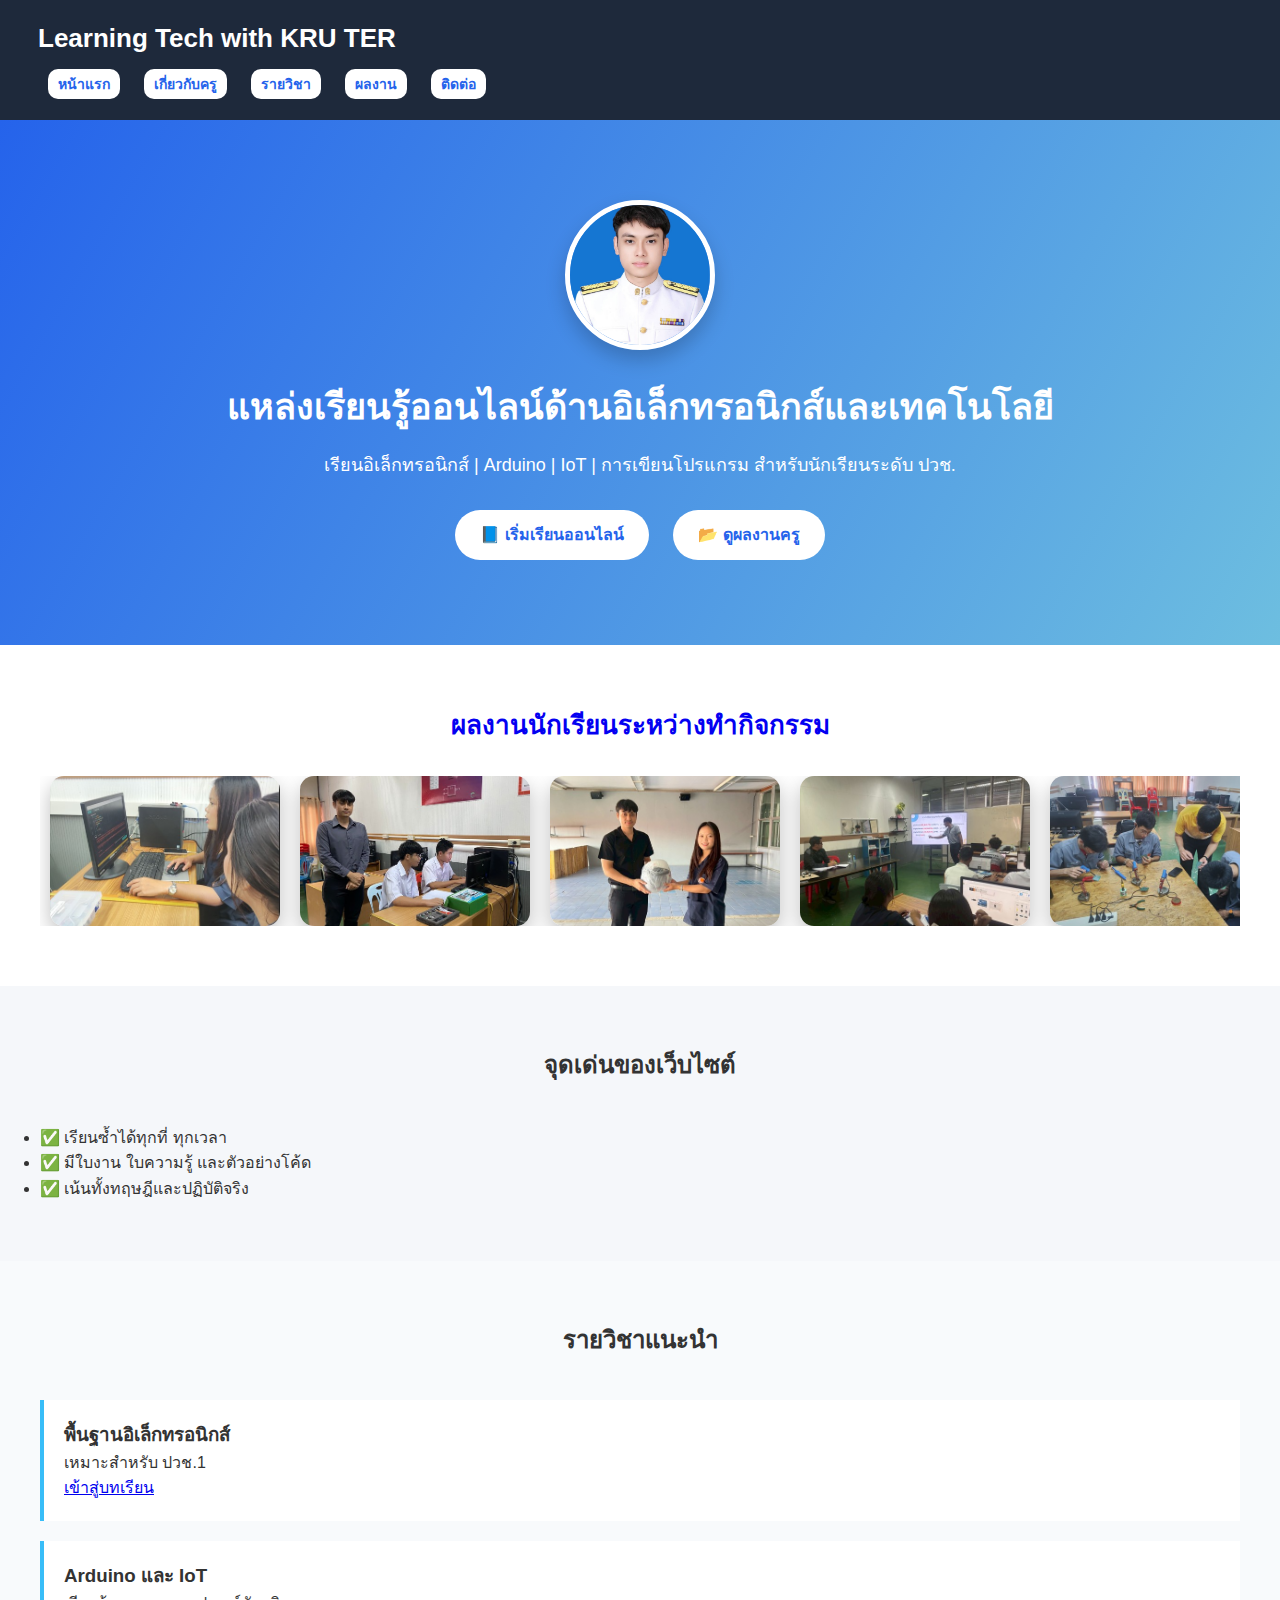
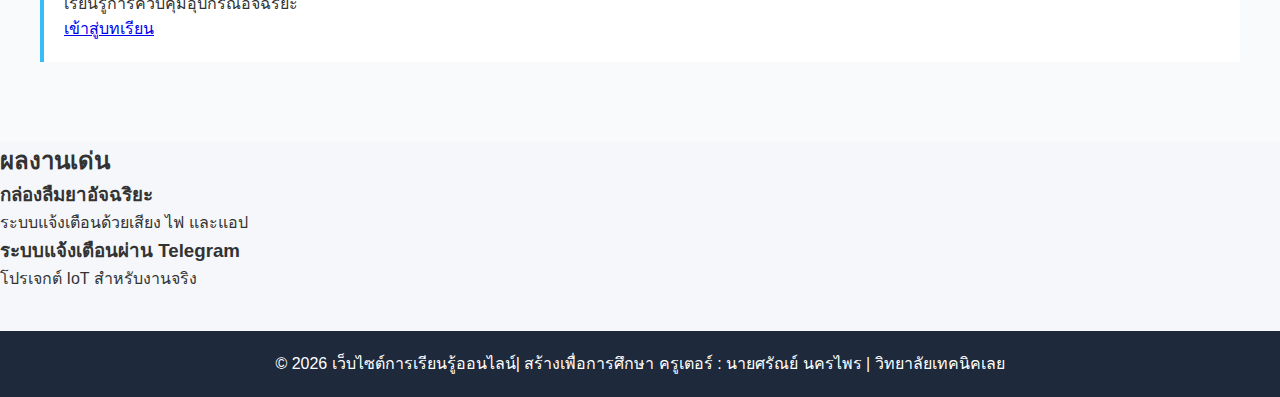
<file: index.html>
<!DOCTYPE html>
<html lang="th">
<head>
    <meta charset="UTF-8">
    <title>KruTer</title>
    <meta name="viewport" content="width=device-width, initial-scale=1.0">
    <link rel="stylesheet" href="style.css">
    <link rel="icon" href="favicon.ico" type="image/x-icon">


</head>

<body>

    <!-- ===== Header ===== -->
    <header>
        <h1>Learning Tech with KRU TER</h1>
        <nav>
            <a href="index.html">หน้าแรก</a>
            <a href="about.html">เกี่ยวกับครู</a>
            <a href="#">รายวิชา</a>
            <a href="#">ผลงาน</a>
            <a href="#">ติดต่อ</a>
        </nav>
    </header>

    <!-- ===== Hero Section ===== -->
    <section class="hero">
    <div class="hero-content">

        <img src="images/profile.jpg" alt="ครูเตอร์" class="profile-img">

        <h2>แหล่งเรียนรู้ออนไลน์ด้านอิเล็กทรอนิกส์และเทคโนโลยี</h2>
        <p>
            เรียนอิเล็กทรอนิกส์ | Arduino | IoT | การเขียนโปรแกรม  
            สำหรับนักเรียนระดับ ปวช.
        </p>

        <div class="hero-btn">
            <a href="#">📘 เริ่มเรียนออนไลน์</a>
            <a href="#">📂 ดูผลงานครู</a>
        </div>

    </div>
    </section>

    <!-- ===== Highlight Section ===== -->

    <section class="student-works">
    <h2>ผลงานนักเรียนระหว่างทำกิจกรรม</h2>

    <div class="slider">
        <div class="slide-track">
            <!-- รูปชุดที่ 1 -->
            <img src="images/work1.jpg">
            <img src="images/work2.jpg">
            <img src="images/work3.jpg">
            <img src="images/work4.jpg">
            <img src="images/work5.jpg">
            <img src="images/work6.jpg">
            <img src="images/work7.jpg">
            <img src="images/work8.jpg">
            <img src="images/work9.jpg">
            <img src="images/work10.jpg">

            <!-- ซ้ำอีกรอบ เพื่อให้เลื่อนไม่สะดุด -->
            <img src="images/work1.jpg">
            <img src="images/work2.jpg">
            <img src="images/work3.jpg">
            <img src="images/work4.jpg">
            <img src="images/work5.jpg">
            <img src="images/work6.jpg">
            <img src="images/work7.jpg">
            <img src="images/work8.jpg">
            <img src="images/work9.jpg">
            <img src="images/work10.jpg">
        </div>
    </div>
</section>
    <section>
        <h2>จุดเด่นของเว็บไซต์</h2>

        <ul>
            <li>✅ เรียนซ้ำได้ทุกที่ ทุกเวลา</li>
            <li>✅ มีใบงาน ใบความรู้ และตัวอย่างโค้ด</li>
            <li>✅ เน้นทั้งทฤษฎีและปฏิบัติจริง</li>
        </ul>
    </section>

    <!-- ===== Courses Section ===== -->
    <section>
        <h2>รายวิชาแนะนำ</h2>

        <article>
            <h3>พื้นฐานอิเล็กทรอนิกส์</h3>
            <p>เหมาะสำหรับ ปวช.1</p>
            <a href="#">เข้าสู่บทเรียน</a>
        </article>

        <article>
            <h3>Arduino และ IoT</h3>
            <p>เรียนรู้การควบคุมอุปกรณ์อัจฉริยะ</p>
            <a href="#">เข้าสู่บทเรียน</a>
        </article>
    </section>

    <!-- ===== Portfolio Section ===== -->
    <section>
        <h2>ผลงานเด่น</h2>

        <article>
            <h3>กล่องลืมยาอัจฉริยะ</h3>
            <p>ระบบแจ้งเตือนด้วยเสียง ไฟ และแอป</p>
        </article>

        <article>
            <h3>ระบบแจ้งเตือนผ่าน Telegram</h3>
            <p>โปรเจกต์ IoT สำหรับงานจริง</p>
        </article>
    </section>

    <!-- ===== Footer ===== -->
    <footer>
        <p>© 2026 เว็บไซต์การเรียนรู้ออนไลน์| สร้างเพื่อการศึกษา ครูเตอร์ : นายศรัณย์ นครไพร | วิทยาลัยเทคนิคเลย </p> 
    </footer>

</body>
</html>
</file>
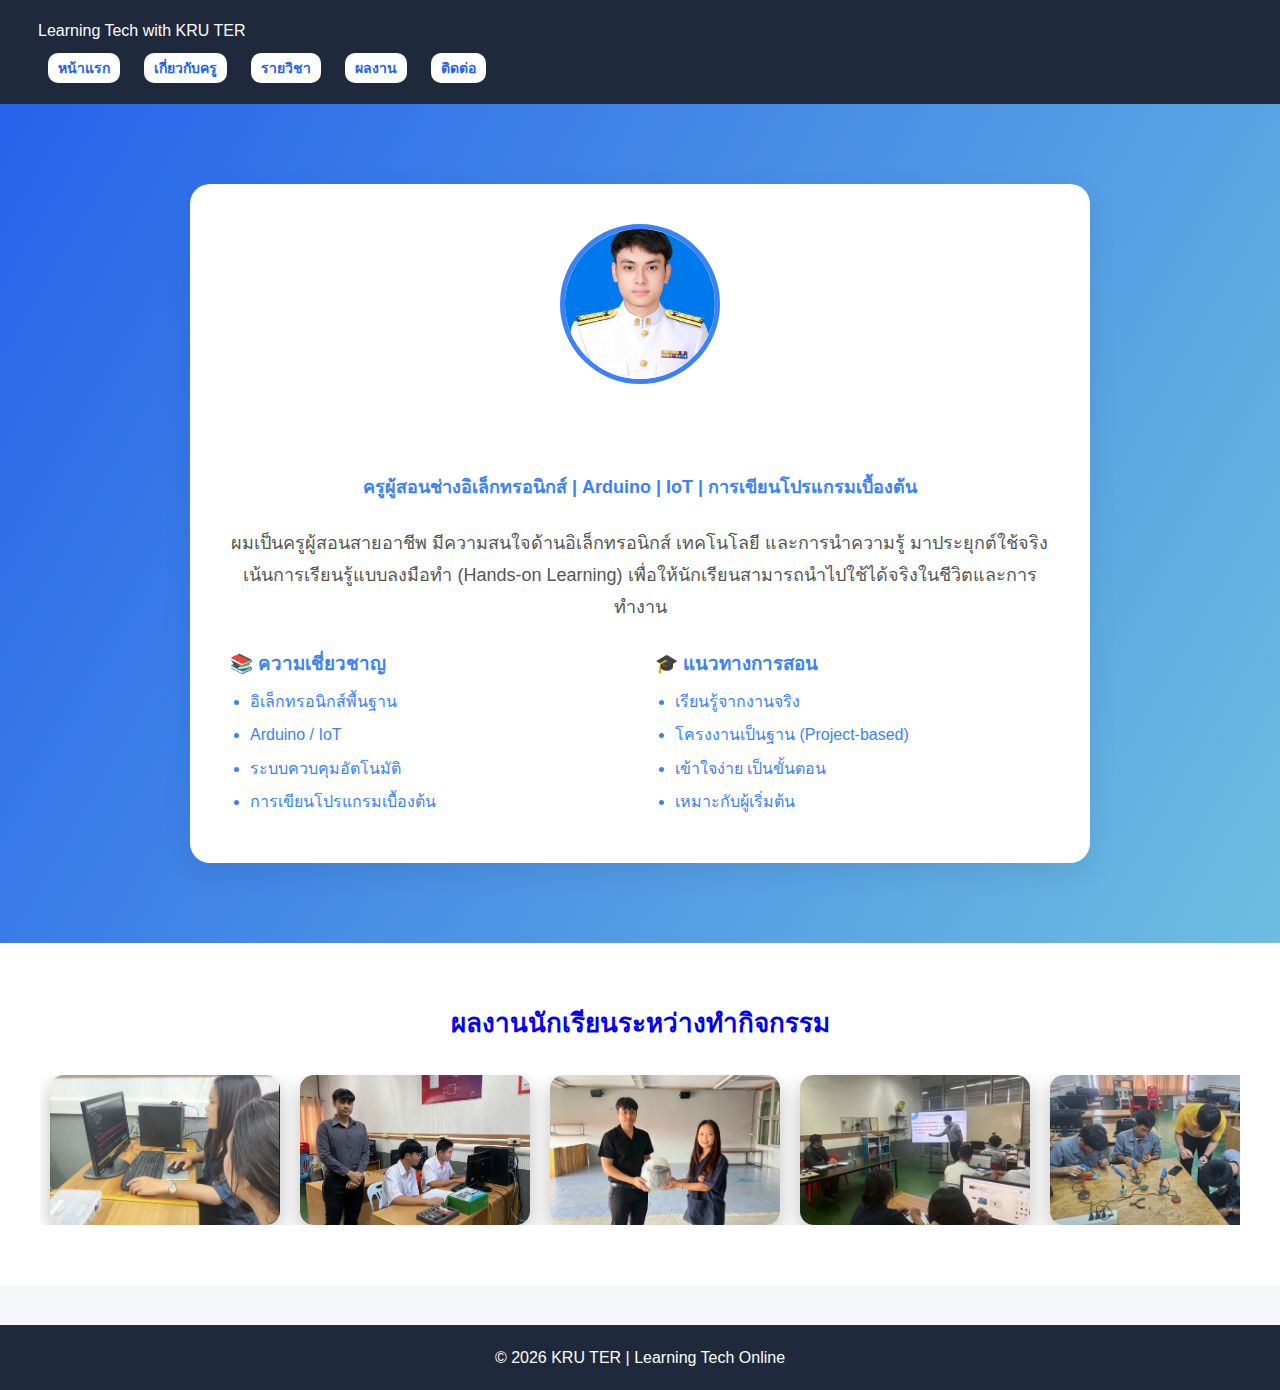
<file: about.html>
<!DOCTYPE html>
<html lang="th">
<head>
    <meta charset="UTF-8">
    <title>เกี่ยวกับครู | KRU TER</title>
    <link rel="stylesheet" href="style.css">
    <link rel="icon" href="favicon.ico">
</head>
<body>

<!-- ===== Navbar ===== -->
<header class="navbar">
    <div class="logo">Learning Tech with KRU TER</div>
    <nav>
        <a href="index.html">หน้าแรก</a>
        <a href="about.html" class="active">เกี่ยวกับครู</a>
        <a href="#">รายวิชา</a>
        <a href="#">ผลงาน</a>
        <a href="#">ติดต่อ</a>
    </nav>
</header>

<!-- ===== About Section ===== -->
<section class="about">
    <div class="about-card">
        <img src="images/profile.jpg" alt="ครูเตอร์">
        <h1>ครูเตอร์</h1>
        <p class="subtitle">
            ครูผู้สอนช่างอิเล็กทรอนิกส์ | Arduino | IoT | การเขียนโปรแกรมเบื้องต้น
        </p>

        <p class="desc">
            ผมเป็นครูผู้สอนสายอาชีพ มีความสนใจด้านอิเล็กทรอนิกส์ เทคโนโลยี และการนำความรู้
            มาประยุกต์ใช้จริง เน้นการเรียนรู้แบบลงมือทำ (Hands-on Learning)
            เพื่อให้นักเรียนสามารถนำไปใช้ได้จริงในชีวิตและการทำงาน
        </p>

        <div class="info-grid">
            <div>
                <h3>📚 ความเชี่ยวชาญ</h3>
                <ul>
                    <li>อิเล็กทรอนิกส์พื้นฐาน</li>
                    <li>Arduino / IoT</li>
                    <li>ระบบควบคุมอัตโนมัติ</li>
                    <li>การเขียนโปรแกรมเบื้องต้น</li>
                </ul>
            </div>

            <div>
                <h3>🎓 แนวทางการสอน</h3>
                <ul>
                    <li>เรียนรู้จากงานจริง</li>
                    <li>โครงงานเป็นฐาน (Project-based)</li>
                    <li>เข้าใจง่าย เป็นขั้นตอน</li>
                    <li>เหมาะกับผู้เริ่มต้น</li>
                </ul>
            </div>
        </div>
    </div>
</section>

<!-- ===== Student Works ===== -->
<section class="student-works">
    <h2>ผลงานนักเรียนระหว่างทำกิจกรรม</h2>

    <div class="slider">
        <div class="slide-track">
            <!-- รูปชุดที่ 1 -->
            <img src="images/work1.jpg">
            <img src="images/work2.jpg">
            <img src="images/work3.jpg">
            <img src="images/work4.jpg">
            <img src="images/work5.jpg">
            <img src="images/work6.jpg">
            <img src="images/work7.jpg">
            <img src="images/work8.jpg">
            <img src="images/work9.jpg">
            <img src="images/work10.jpg">

            <!-- ซ้ำอีกรอบ เพื่อให้เลื่อนไม่สะดุด -->
            <img src="images/work1.jpg">
            <img src="images/work2.jpg">
            <img src="images/work3.jpg">
            <img src="images/work4.jpg">
            <img src="images/work5.jpg">
            <img src="images/work6.jpg">
            <img src="images/work7.jpg">
            <img src="images/work8.jpg">
            <img src="images/work9.jpg">
            <img src="images/work10.jpg">
        </div>
    </div>
</section>


<footer class="footer">
    © 2026 KRU TER | Learning Tech Online
</footer>

</body>
</html>
</file>
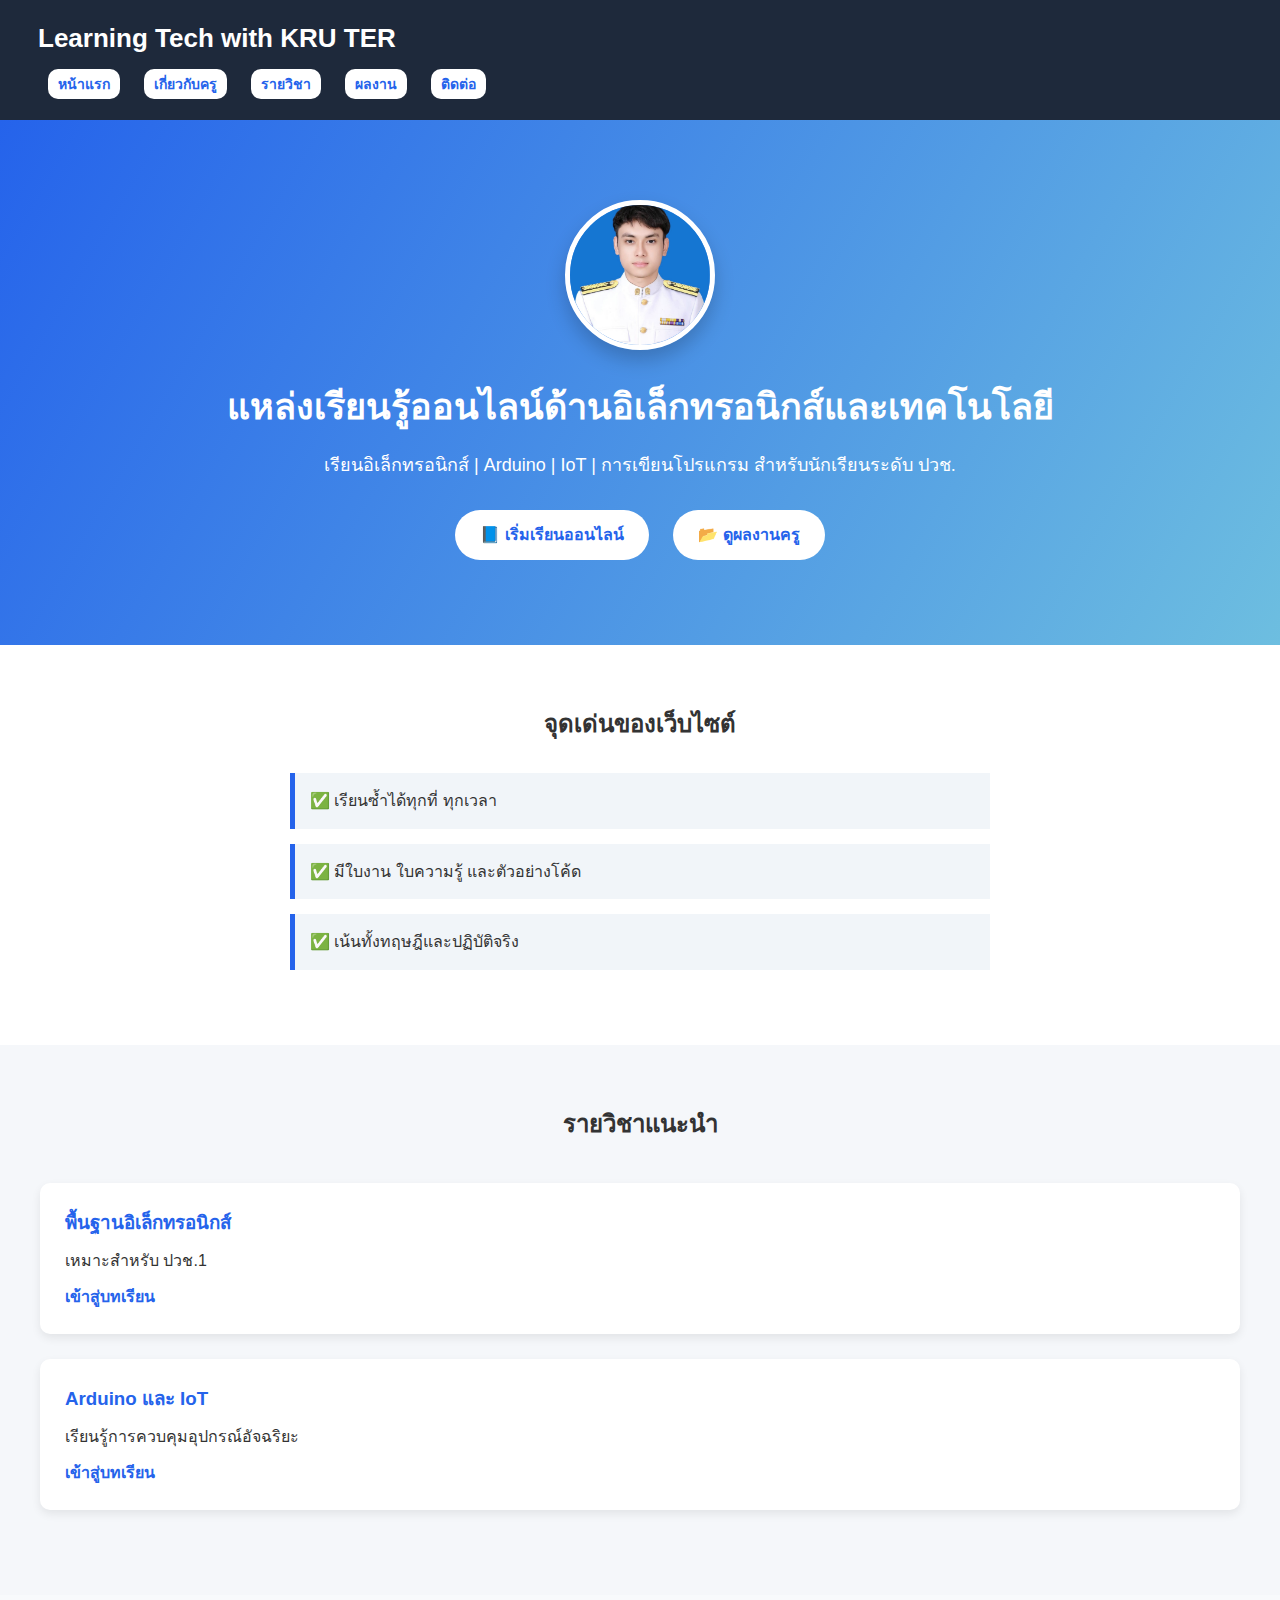
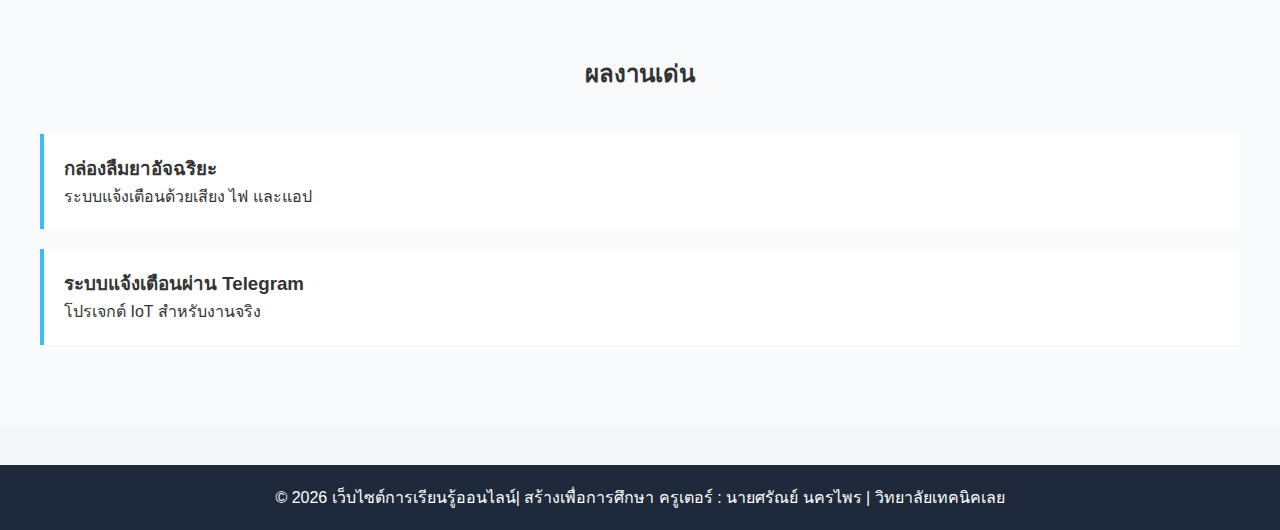
<file: kruter.html>
<!DOCTYPE html>
<html lang="th">
<head>
    <meta charset="UTF-8">
    <title>เว็บไซต์การเรียนรู้ออนไลน์</title>
    <meta name="viewport" content="width=device-width, initial-scale=1.0">
    <link rel="stylesheet" href="style.css">

</head>

<body>

    <!-- ===== Header ===== -->
    <header>
        <h1>Learning Tech with KRU TER</h1>
        <nav>
            <a href="#">หน้าแรก</a>
            <a href="#">เกี่ยวกับครู</a>
            <a href="#">รายวิชา</a>
            <a href="#">ผลงาน</a>
            <a href="#">ติดต่อ</a>
        </nav>
    </header>

    <!-- ===== Hero Section ===== -->
    <section class="hero">
    <div class="hero-content">

        <img src="images/profile.jpg" alt="ครูเตอร์" class="profile-img">



        <h2>แหล่งเรียนรู้ออนไลน์ด้านอิเล็กทรอนิกส์และเทคโนโลยี</h2>
        <p>
            เรียนอิเล็กทรอนิกส์ | Arduino | IoT | การเขียนโปรแกรม  
            สำหรับนักเรียนระดับ ปวช.
        </p>

        <div class="hero-btn">
            <a href="#">📘 เริ่มเรียนออนไลน์</a>
            <a href="#">📂 ดูผลงานครู</a>
        </div>

    </div>
    </section>

    <!-- ===== Highlight Section ===== -->
    <section>
        <h2>จุดเด่นของเว็บไซต์</h2>

        <ul>
            <li>✅ เรียนซ้ำได้ทุกที่ ทุกเวลา</li>
            <li>✅ มีใบงาน ใบความรู้ และตัวอย่างโค้ด</li>
            <li>✅ เน้นทั้งทฤษฎีและปฏิบัติจริง</li>
        </ul>
    </section>

    <!-- ===== Courses Section ===== -->
    <section>
        <h2>รายวิชาแนะนำ</h2>

        <article>
            <h3>พื้นฐานอิเล็กทรอนิกส์</h3>
            <p>เหมาะสำหรับ ปวช.1</p>
            <a href="#">เข้าสู่บทเรียน</a>
        </article>

        <article>
            <h3>Arduino และ IoT</h3>
            <p>เรียนรู้การควบคุมอุปกรณ์อัจฉริยะ</p>
            <a href="#">เข้าสู่บทเรียน</a>
        </article>
    </section>

    <!-- ===== Portfolio Section ===== -->
    <section>
        <h2>ผลงานเด่น</h2>

        <article>
            <h3>กล่องลืมยาอัจฉริยะ</h3>
            <p>ระบบแจ้งเตือนด้วยเสียง ไฟ และแอป</p>
        </article>

        <article>
            <h3>ระบบแจ้งเตือนผ่าน Telegram</h3>
            <p>โปรเจกต์ IoT สำหรับงานจริง</p>
        </article>
    </section>

    <!-- ===== Footer ===== -->
    <footer>
        <p>© 2026 เว็บไซต์การเรียนรู้ออนไลน์| สร้างเพื่อการศึกษา ครูเตอร์ : นายศรัณย์ นครไพร | วิทยาลัยเทคนิคเลย </p> 
    </footer>

</body>
</html>
</file>
<file: style.css>
/* ===== Reset เบื้องต้น ===== */
* {
    margin: 0;
    padding: 0;
    box-sizing: border-box;
}

/* ===== พื้นฐานทั้งเว็บ ===== */
body {
    font-family: "Segoe UI", Tahoma, sans-serif;
    line-height: 1.6;
    background-color: #f5f7fa;
    color: #333;
}

/* ===== Header ===== */
header {
    background: #1e293b;
    color: #fff;
    padding: 18px 38px;
    
}

header h1 {
    font-size: 26px;
}

nav {
    margin-top: 6px;
    font-size: 14px;
    
}

nav a {
    display: inline-block;
    background: #ffffff;
    color: #2563eb;
    padding: 4px 10px;
    border-radius: 10px;
    margin: 3px 10px;
    text-decoration: none;
    font-weight: bold;
}

nav a:hover {
    background: #d4d4d4;
    
}

/* ===== Hero Section ===== */
section:nth-of-type(1) {
    background: linear-gradient(120deg, #2563eb, #6dbee0);
    color: #fff;
    padding: 80px 40px;
    text-align: center;
}

section:nth-of-type(1) h2 {
    font-size: 36px;
    margin-bottom: 16px;
}

section:nth-of-type(1) p {
    font-size: 18px;
    margin-bottom: 25px;
}

/* ปุ่ม */
section:nth-of-type(1) a {
    display: inline-block;
    background: #ffffff;
    color: #2563eb;
    padding: 12px 25px;
    border-radius: 30px;
    margin: 5px 10px;
    text-decoration: none;
    font-weight: bold;
}

section:nth-of-type(1) a:hover {
    background: #e0ffe4;
}

/* ===== Highlight Section ===== */
section:nth-of-type(2) {
    padding: 60px 40px;
    background: #ffffff;
}

section:nth-of-type(2) h2 {
    text-align: center;
    margin-bottom: 30px;
}

section:nth-of-type(2) ul {
    max-width: 700px;
    margin: auto;
    list-style: none;
}

section:nth-of-type(2) li {
    background: #f1f5f9;
    padding: 15px;
    margin-bottom: 15px;
    border-left: 5px solid #2563eb;
}

/* ===== Courses Section ===== */
section:nth-of-type(3) {
    padding: 60px 40px;
}

section:nth-of-type(3) h2 {
    text-align: center;
    margin-bottom: 40px;
}

section:nth-of-type(3) article {
    background: #fff;
    padding: 25px;
    margin-bottom: 25px;
    border-radius: 10px;
    box-shadow: 0 4px 10px rgba(0,0,0,0.08);
}

section:nth-of-type(3) h3 {
    color: #2563eb;
    margin-bottom: 10px;
}

section:nth-of-type(3) a {
    display: inline-block;
    margin-top: 10px;
    color: #2563eb;
    text-decoration: none;
    font-weight: bold;
}

/* ===== Portfolio Section ===== */
section:nth-of-type(4) {
    padding: 60px 40px;
    background: #f8fafc;
}

section:nth-of-type(4) h2 {
    text-align: center;
    margin-bottom: 40px;
}

section:nth-of-type(4) article {
    background: #fff;
    padding: 20px;
    margin-bottom: 20px;
    border-left: 4px solid #38bdf8;
}

/* ===== Footer ===== */
footer {
    background: #1e293b;
    color: #fff;
    text-align: center;
    padding: 20px;
    margin-top: 40px;
}

/* ===== Responsive เบื้องต้น ===== */
@media (max-width: 768px) {

    header {
        text-align: center;
    }

    nav a {
        display: inline-block;
        margin: 10px;
    }

    section {
        padding: 40px 20px;
    }

    section:nth-of-type(1) h2 {
        font-size: 26px;
    }
}
.hero {
    background: linear-gradient(120deg, #2563eb, #38bdf8);
    color: white;
    padding: 80px 20px;
    text-align: center;
}

.hero-content {
    max-width: 900px;
    margin: auto;
}

.profile-img {
    width: 150px;
    height: 150px;
    object-fit: cover;
    border-radius: 50%;
    border: 5px solid white;
    margin-bottom: 20px;
    box-shadow: 0 10px 20px rgba(0,0,0,0.2);
}

@keyframes fadeUp {
    from {
        opacity: 0;
        transform: translateY(30px);
    }
    to {
        opacity: 1;
        transform: translateY(0);
    }
}

.hero-content {
    animation: fadeUp 1s ease-out;
}

.profile-img {
    filter: grayscale(20%);
    transition: all 0.3s ease;
}

.profile-img:hover {
    filter: grayscale(0%);
    transform: scale(1.05);
}

/* ===== About Page ===== */
.about {
    padding: 80px 20px;
    background: #f5f7fb;
    display: flex;
    justify-content: center;
}

.about-card {
    background: #fff;
    max-width: 900px;
    width: 100%;
    padding: 40px;
    border-radius: 20px;
    text-align: center;
    box-shadow: 0 10px 30px rgba(0,0,0,0.08);
}

.about-card img {
    width: 160px;
    height: 160px;
    border-radius: 50%;
    object-fit: cover;
    border: 5px solid #3b82f6;
    margin-bottom: 20px;
}

.about-card h1 {
    font-size: 32px;
    margin-bottom: 10px;
}

.subtitle {
    color: #3b82f6;
    font-weight: bold;
    margin-bottom: 20px;
}

.desc {
    color: #555;
    line-height: 1.8;
    margin-bottom: 30px;
}

.info-grid {
    display: grid;
    grid-template-columns: repeat(auto-fit, minmax(250px,1fr));
    gap: 30px;
    text-align: left;
    color: #3b82f6;
}

.info-grid h3 {
    margin-bottom: 10px;
}

.info-grid ul {
    padding-left: 20px;
}

.info-grid li {
    margin-bottom: 8px;
}

/* ===== Student Works Slider ===== */
.student-works {
    background: linear-gradient(135deg, #2563eb, #38bdf8);
    padding: 60px 0;
    text-align: center;
}

.student-works h2 {
    color: #0400f1;
    margin-bottom: 30px;
    font-size: 26px;
}

/* กรอบสไลด์ */
.slider {
    overflow: hidden;
    position: relative;
    width: 100%;
}

/* แถบรูปที่เลื่อน */
.slide-track {
    display: flex;
    width: calc(250px * 20);
    animation: scroll 40s linear infinite;
}

.slide-track img {
    width: 230px;
    height: 150px;
    object-fit: cover;
    margin: 0 10px;
    border-radius: 14px;
    box-shadow: 0 8px 20px rgba(0,0,0,0.25);
    transition: transform 0.3s ease;
}

.slide-track img:hover {
    transform: scale(1.08);
}

/* Animation */
@keyframes scroll {
    0% {
        transform: translateX(0);
    }
    100% {
        transform: translateX(-50%);
    }
}
</file>
